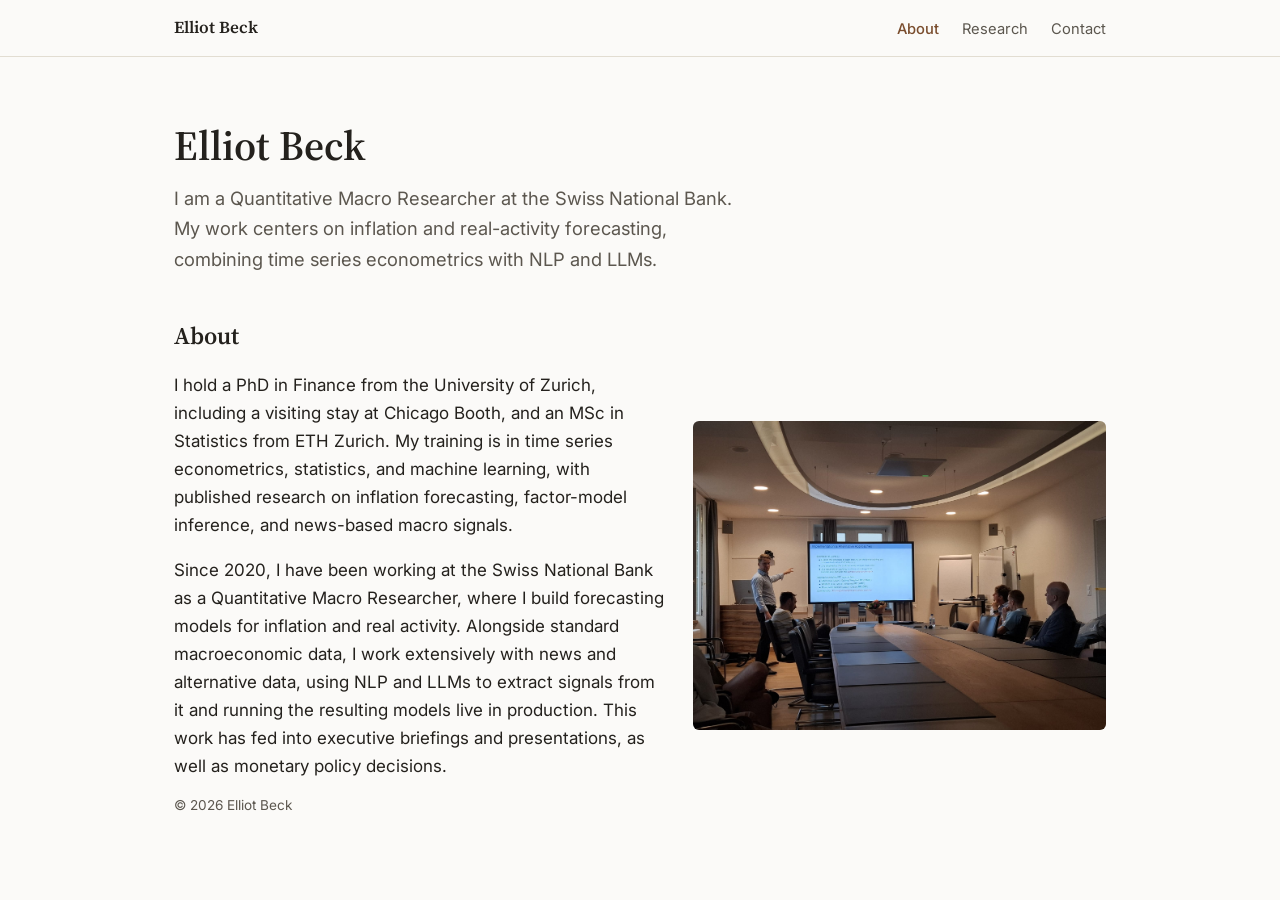
<file: index.html>
<!DOCTYPE html>
<html lang="en">
<head>
<meta charset="UTF-8">
<meta name="viewport" content="width=device-width, initial-scale=1.0">
<title>Elliot Beck</title>
<meta name="description" content="Elliot Beck — Macro researcher and data scientist. PhD in Finance (UZH), MSc Statistics (ETH Zurich).">
<link rel="preconnect" href="https://fonts.googleapis.com">
<link rel="preconnect" href="https://fonts.gstatic.com" crossorigin>
<link href="https://fonts.googleapis.com/css2?family=Source+Serif+4:opsz,wght@8..60,400;8..60,600;8..60,700&family=Inter:wght@400;500;600&display=swap" rel="stylesheet">
<link rel="stylesheet" href="style.css">
</head>
<body>

<header class="site-header">
  <div class="container header-inner">
    <a href="index.html" class="site-name">Elliot Beck</a>
    <nav>
      <a href="index.html" class="active">About</a>
      <a href="research.html">Research</a>
      <a href="contact.html">Contact</a>
    </nav>
  </div>
</header>

<main>

  <section class="hero container">
    <div class="hero-text">
      <h1>Elliot Beck</h1>
      <p class="tagline">I am a Quantitative Macro Researcher at the Swiss National Bank. My work centers on inflation and real-activity forecasting, combining time series econometrics with NLP and LLMs.</p>
    </div>
  </section>

  <section class="container">
    <h2>About</h2>
    <div class="about-grid">
      <div class="about-text">
        <p>
          I hold a PhD in Finance from the University of Zurich, including a visiting stay at Chicago Booth,
          and an MSc in Statistics from ETH Zurich. My training is in time series econometrics, statistics,
          and machine learning, with published research on inflation forecasting, factor-model inference, and
          news-based macro signals.
        </p>
        <p>
          Since 2020, I have been working at the Swiss National Bank as a Quantitative Macro Researcher,
          where I build forecasting models for inflation and real activity. Alongside standard macroeconomic
          data, I work extensively with news and alternative data, using NLP and LLMs to extract signals from
          it and running the resulting models live in production. This work has fed into executive briefings
          and presentations, as well as monetary policy decisions.
        </p>
      </div>
      <img src="assets/elliot-presenting.jpg" alt="Elliot Beck presenting research on the Hedged Random Forest" class="about-photo">
    </div>
  </section>

</main>

<footer class="container">
  <p>&copy; 2026 Elliot Beck</p>
</footer>

</body>
</html>
</file>
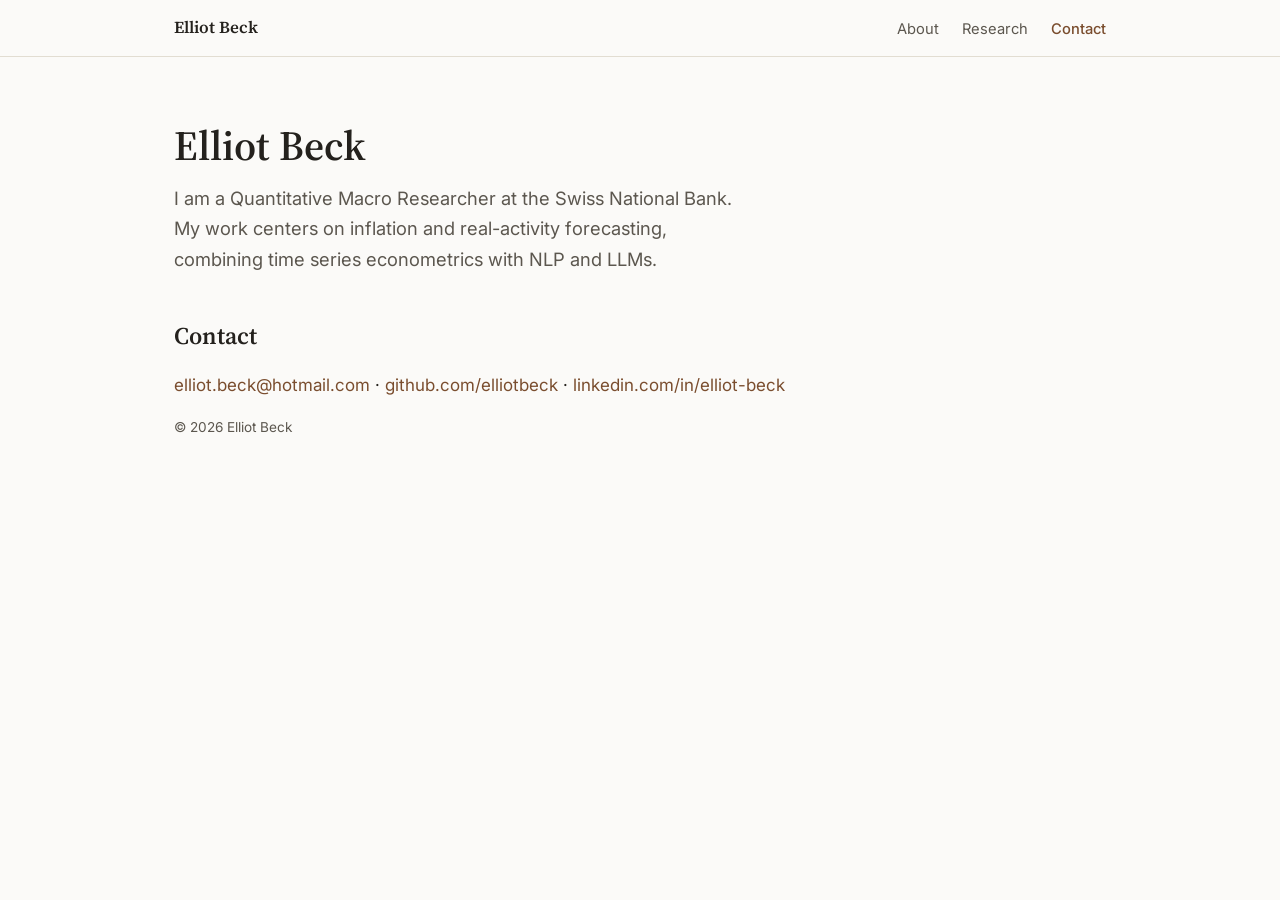
<file: contact.html>
<!DOCTYPE html>
<html lang="en">
<head>
<meta charset="UTF-8">
<meta name="viewport" content="width=device-width, initial-scale=1.0">
<title>Contact — Elliot Beck</title>
<meta name="description" content="Contact Elliot Beck.">
<link rel="preconnect" href="https://fonts.googleapis.com">
<link rel="preconnect" href="https://fonts.gstatic.com" crossorigin>
<link href="https://fonts.googleapis.com/css2?family=Source+Serif+4:opsz,wght@8..60,400;8..60,600;8..60,700&family=Inter:wght@400;500;600&display=swap" rel="stylesheet">
<link rel="stylesheet" href="style.css">
</head>
<body>

<header class="site-header">
  <div class="container header-inner">
    <a href="index.html" class="site-name">Elliot Beck</a>
    <nav>
      <a href="index.html">About</a>
      <a href="research.html">Research</a>
      <a href="contact.html" class="active">Contact</a>
    </nav>
  </div>
</header>

<main>

  <section class="hero container">
    <div class="hero-text">
      <h1>Elliot Beck</h1>
      <p class="tagline">I am a Quantitative Macro Researcher at the Swiss National Bank. My work centers on inflation and real-activity forecasting, combining time series econometrics with NLP and LLMs.</p>
    </div>
  </section>

  <section class="container">
    <h2>Contact</h2>
    <p>
      <a href="mailto:elliot.beck@hotmail.com">elliot.beck@hotmail.com</a> &middot;
      <a href="https://github.com/elliotbeck" target="_blank" rel="noopener">github.com/elliotbeck</a> &middot;
      <a href="https://www.linkedin.com/in/elliot-beck-b273b0133/" target="_blank" rel="noopener">linkedin.com/in/elliot-beck</a>
    </p>
  </section>

</main>

<footer class="container">
  <p>&copy; 2026 Elliot Beck</p>
</footer>

</body>
</html>
</file>
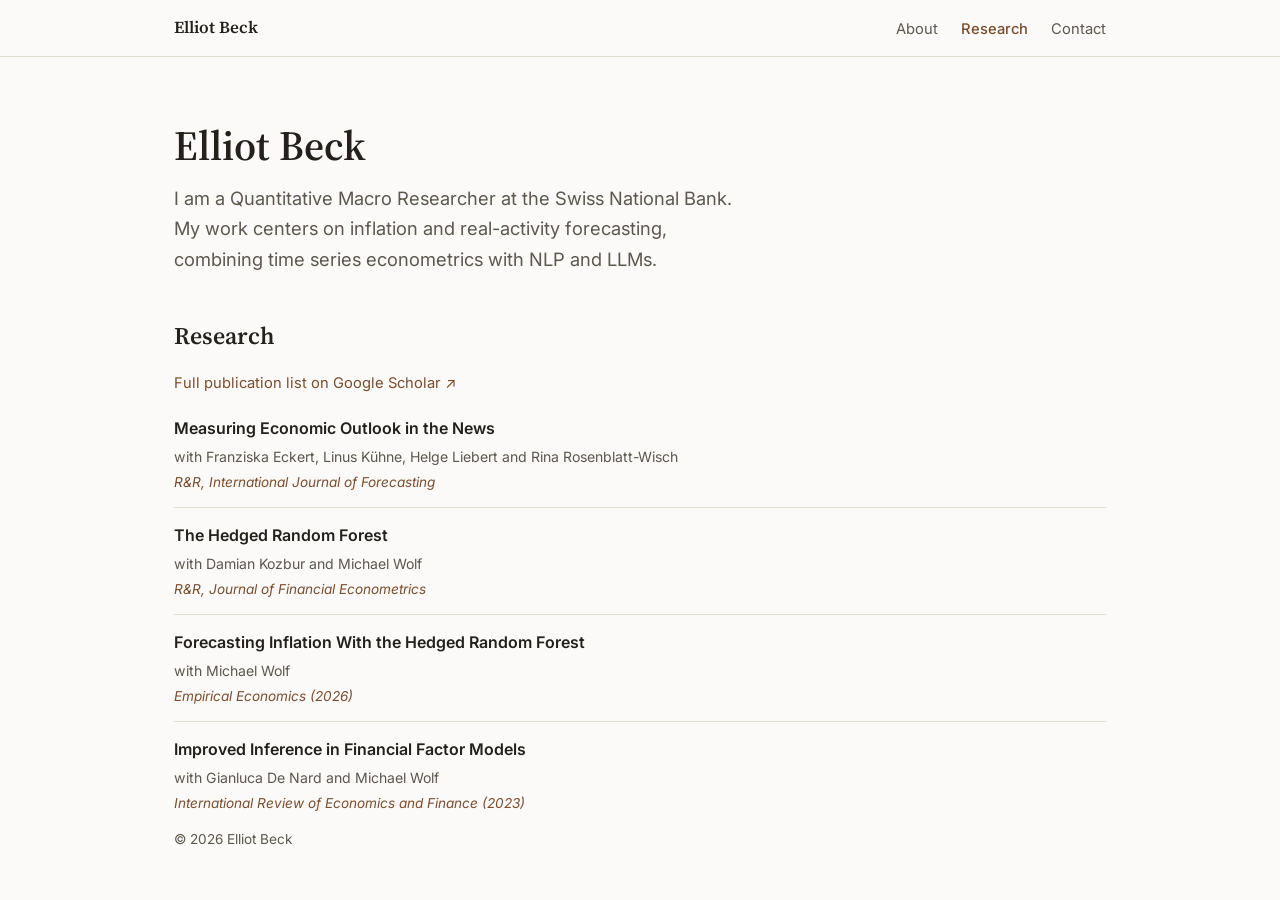
<file: research.html>
<!DOCTYPE html>
<html lang="en">
<head>
<meta charset="UTF-8">
<meta name="viewport" content="width=device-width, initial-scale=1.0">
<title>Research — Elliot Beck</title>
<meta name="description" content="Research publications by Elliot Beck on forecasting, factor models and news-based macro signals.">
<link rel="preconnect" href="https://fonts.googleapis.com">
<link rel="preconnect" href="https://fonts.gstatic.com" crossorigin>
<link href="https://fonts.googleapis.com/css2?family=Source+Serif+4:opsz,wght@8..60,400;8..60,600;8..60,700&family=Inter:wght@400;500;600&display=swap" rel="stylesheet">
<link rel="stylesheet" href="style.css">
</head>
<body>

<header class="site-header">
  <div class="container header-inner">
    <a href="index.html" class="site-name">Elliot Beck</a>
    <nav>
      <a href="index.html">About</a>
      <a href="research.html" class="active">Research</a>
      <a href="contact.html">Contact</a>
    </nav>
  </div>
</header>

<main>

  <section class="hero container">
    <div class="hero-text">
      <h1>Elliot Beck</h1>
      <p class="tagline">I am a Quantitative Macro Researcher at the Swiss National Bank. My work centers on inflation and real-activity forecasting, combining time series econometrics with NLP and LLMs.</p>
    </div>
  </section>

  <section class="container">
    <h2>Research</h2>
    <p class="scholar-link">
      <a href="https://scholar.google.com/citations?user=NQfuLysAAAAJ&amp;hl=de" target="_blank" rel="noopener">Full publication list on Google Scholar &#8599;</a>
    </p>
    <ul class="pub-list">
      <li>
        <a class="pub-title" href="https://arxiv.org/pdf/2511.04299" target="_blank" rel="noopener">Measuring Economic Outlook in the News</a>
        <span class="pub-authors">with Franziska Eckert, Linus Kühne, Helge Liebert and Rina Rosenblatt-Wisch</span>
        <span class="pub-venue">R&amp;R, International Journal of Forecasting</span>
      </li>
      <li>
        <a class="pub-title" href="https://papers.ssrn.com/sol3/Delivery.cfm?abstractid=5032102" target="_blank" rel="noopener">The Hedged Random Forest</a>
        <span class="pub-authors">with Damian Kozbur and Michael Wolf</span>
        <span class="pub-venue">R&amp;R, Journal of Financial Econometrics</span>
      </li>
      <li>
        <a class="pub-title" href="https://link.springer.com/article/10.1007/s00181-025-02879-x" target="_blank" rel="noopener">Forecasting Inflation With the Hedged Random Forest</a>
        <span class="pub-authors">with Michael Wolf</span>
        <span class="pub-venue">Empirical Economics (2026)</span>
      </li>
      <li>
        <a class="pub-title" href="https://www.sciencedirect.com/science/article/pii/S1059056023000667" target="_blank" rel="noopener">Improved Inference in Financial Factor Models</a>
        <span class="pub-authors">with Gianluca De Nard and Michael Wolf</span>
        <span class="pub-venue">International Review of Economics and Finance (2023)</span>
      </li>
    </ul>
  </section>

</main>

<footer class="container">
  <p>&copy; 2026 Elliot Beck</p>
</footer>

</body>
</html>
</file>
<file: style.css>
:root {
  --color-bg: #fbfaf8;
  --color-bg-alt: #f2efe9;
  --color-text: #24211d;
  --color-text-muted: #5c574f;
  --color-accent: #7a4d2e;
  --color-border: #e2ddd2;
  --font-serif: "Source Serif 4", Georgia, "Times New Roman", serif;
  --font-sans: "Inter", -apple-system, BlinkMacSystemFont, "Segoe UI", sans-serif;
  --max-width: 980px;
}

@media (prefers-color-scheme: dark) {
  :root {
    --color-bg: #171512;
    --color-bg-alt: #1f1c18;
    --color-text: #ece8e1;
    --color-text-muted: #a8a196;
    --color-accent: #d8a878;
    --color-border: #35312a;
  }
}

* { box-sizing: border-box; }

html { scroll-behavior: smooth; }

body {
  margin: 0;
  background: var(--color-bg);
  color: var(--color-text);
  font-family: var(--font-sans);
  font-size: 17px;
  line-height: 1.65;
  -webkit-font-smoothing: antialiased;
}

.container {
  max-width: var(--max-width);
  margin: 0 auto;
  padding: 0 24px;
}

h1, h2, h3 {
  font-family: var(--font-serif);
  font-weight: 600;
  line-height: 1.2;
  color: var(--color-text);
}

h2 {
  font-size: 1.5rem;
  margin: 0 0 1.25rem;
}

a {
  color: var(--color-accent);
  text-decoration: none;
}
a:hover { text-decoration: underline; }

/* Header */
.site-header {
  position: sticky;
  top: 0;
  background: rgba(251, 250, 248, 0.9);
  backdrop-filter: blur(8px);
  border-bottom: 1px solid var(--color-border);
  z-index: 10;
}
@media (prefers-color-scheme: dark) {
  .site-header { background: rgba(23, 21, 18, 0.9); }
}

.header-inner {
  display: flex;
  align-items: center;
  justify-content: space-between;
  padding-top: 14px;
  padding-bottom: 14px;
  flex-wrap: wrap;
  gap: 10px;
}

.site-name {
  font-family: var(--font-serif);
  font-weight: 600;
  font-size: 1.05rem;
  color: var(--color-text);
}

.site-header nav a {
  color: var(--color-text-muted);
  font-size: 0.92rem;
  margin-left: 18px;
}
.site-header nav a:first-child { margin-left: 0; }
.site-header nav a:hover { color: var(--color-accent); }
.site-header nav a.active {
  color: var(--color-accent);
  font-weight: 500;
}

/* Hero */
.hero {
  padding: 64px 24px 48px;
}
.hero h1 {
  font-size: 2.6rem;
  margin: 0 0 12px;
}
.tagline {
  font-size: 1.15rem;
  color: var(--color-text-muted);
  max-width: 560px;
  margin: 0;
}

/* Sections */
main section {
  padding: 40px 24px;
}

.about-grid {
  display: grid;
  grid-template-columns: 1fr;
  gap: 24px;
}
.about-text p {
  margin: 0 0 1em;
}
.about-text p:last-child {
  margin-bottom: 0;
}
.about-photo {
  width: 100%;
  height: auto;
  border-radius: 6px;
  display: block;
}

/* Research */
.scholar-link {
  margin: 0 0 20px;
  font-size: 0.92rem;
}
.pub-list {
  list-style: none;
  margin: 0;
  padding: 0;
}
.pub-list li {
  padding: 14px 0;
  border-bottom: 1px solid var(--color-border);
  display: flex;
  flex-direction: column;
  gap: 3px;
}
.pub-list li:last-child { border-bottom: none; padding-bottom: 0; }
.pub-list li:first-child { padding-top: 0; }
.pub-title {
  font-weight: 600;
  font-size: 1rem;
  color: var(--color-text);
}
.pub-title:hover {
  color: var(--color-accent);
  text-decoration: underline;
}
.pub-authors {
  font-size: 0.88rem;
  color: var(--color-text-muted);
}
.pub-venue {
  font-size: 0.85rem;
  font-style: italic;
  color: var(--color-accent);
}

/* Footer */
footer {
  padding: 28px 24px 48px;
  color: var(--color-text-muted);
  font-size: 0.85rem;
}

/* Responsive */
@media (min-width: 640px) {
  .about-grid {
    grid-template-columns: 1.2fr 1fr;
    align-items: center;
  }
  .about-text { min-width: 0; }
}

@media (max-width: 480px) {
  .hero { padding: 48px 20px 36px; }
  .hero h1 { font-size: 2rem; }
  .site-header nav a { margin-left: 12px; font-size: 0.85rem; }
}
</file>
